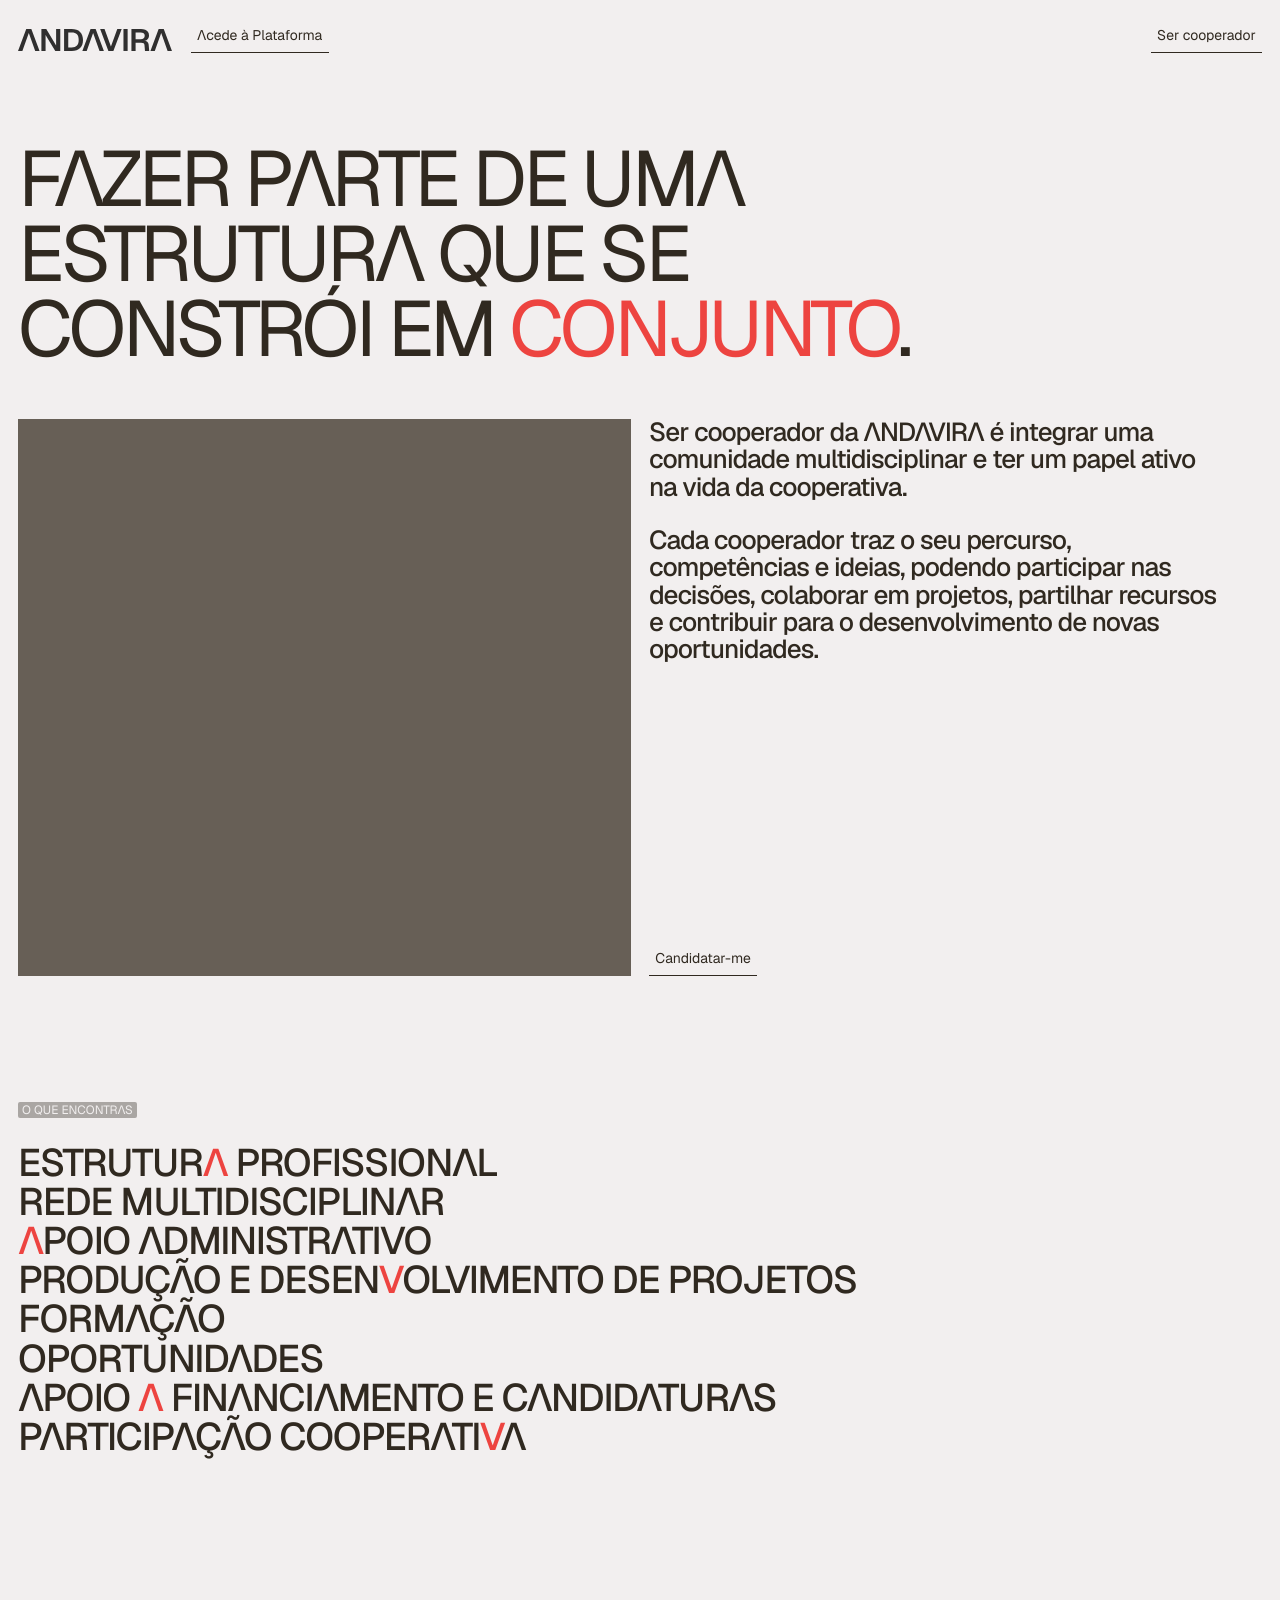
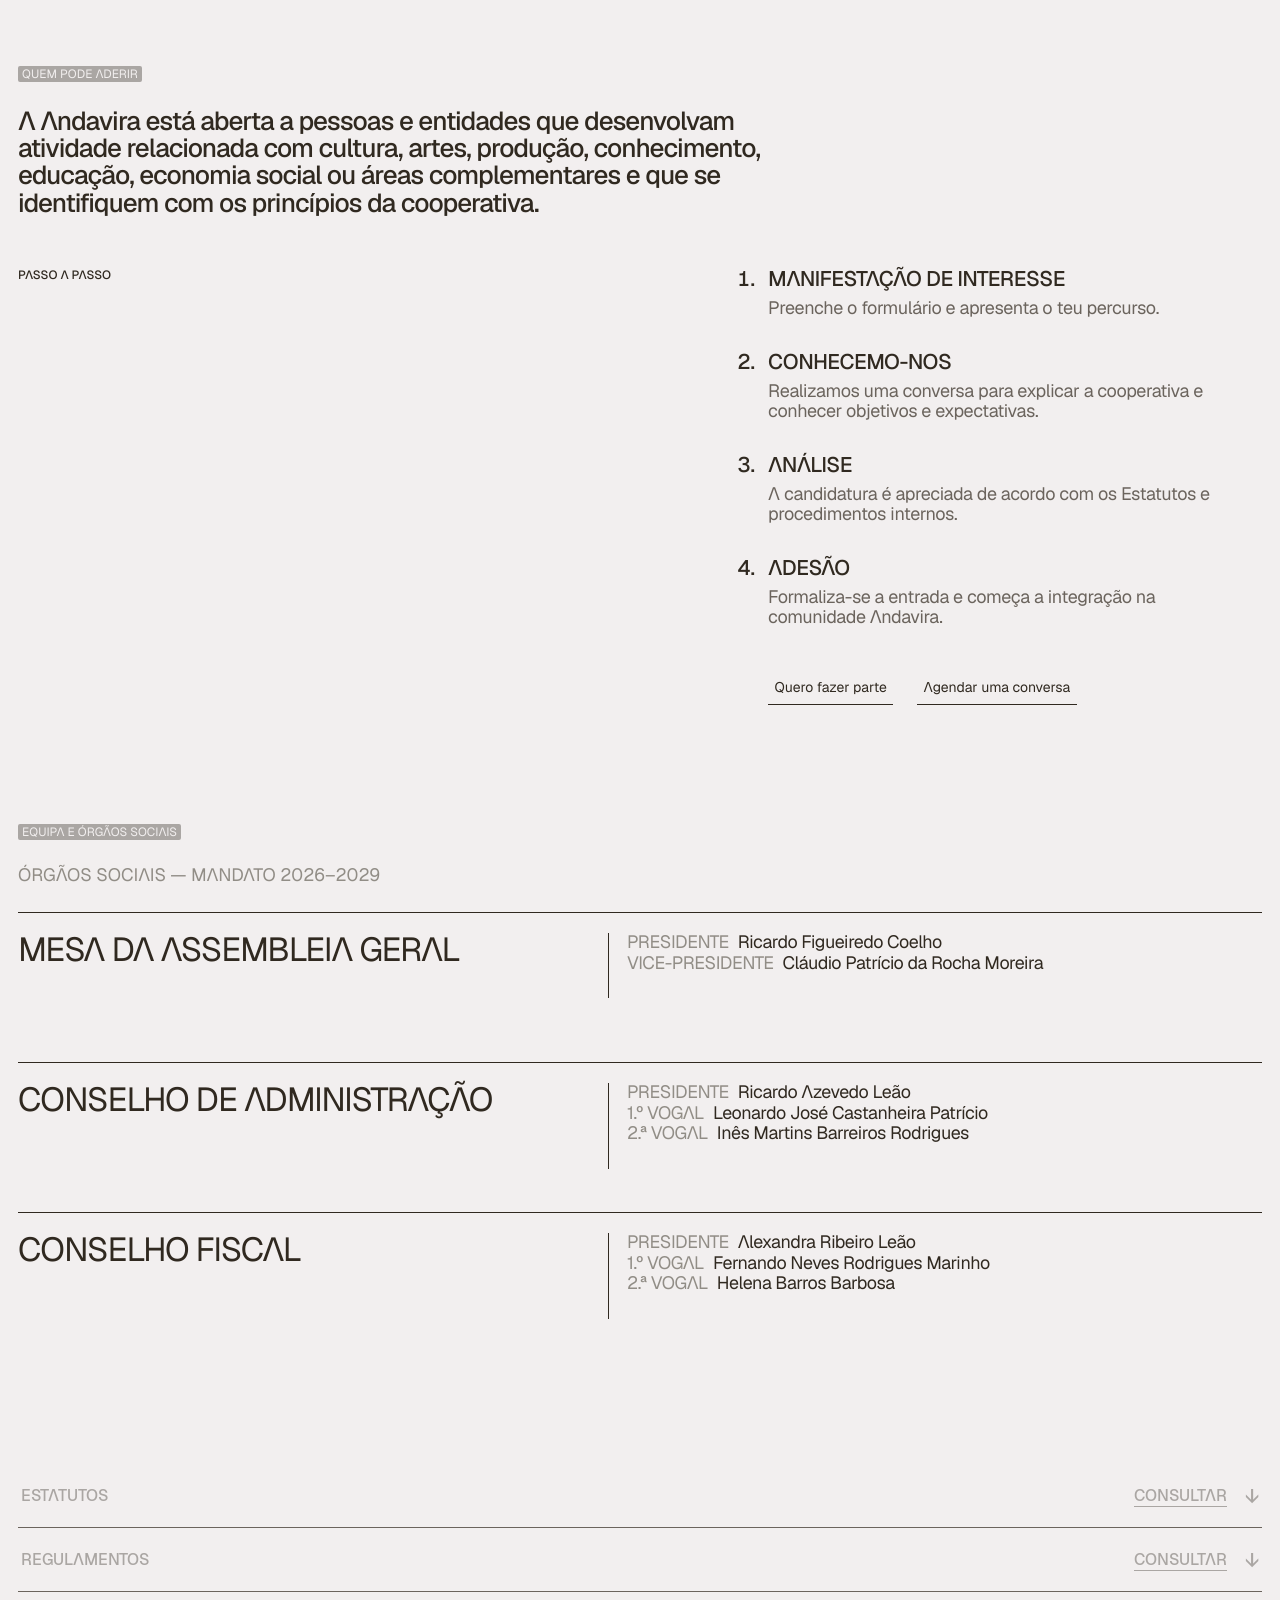
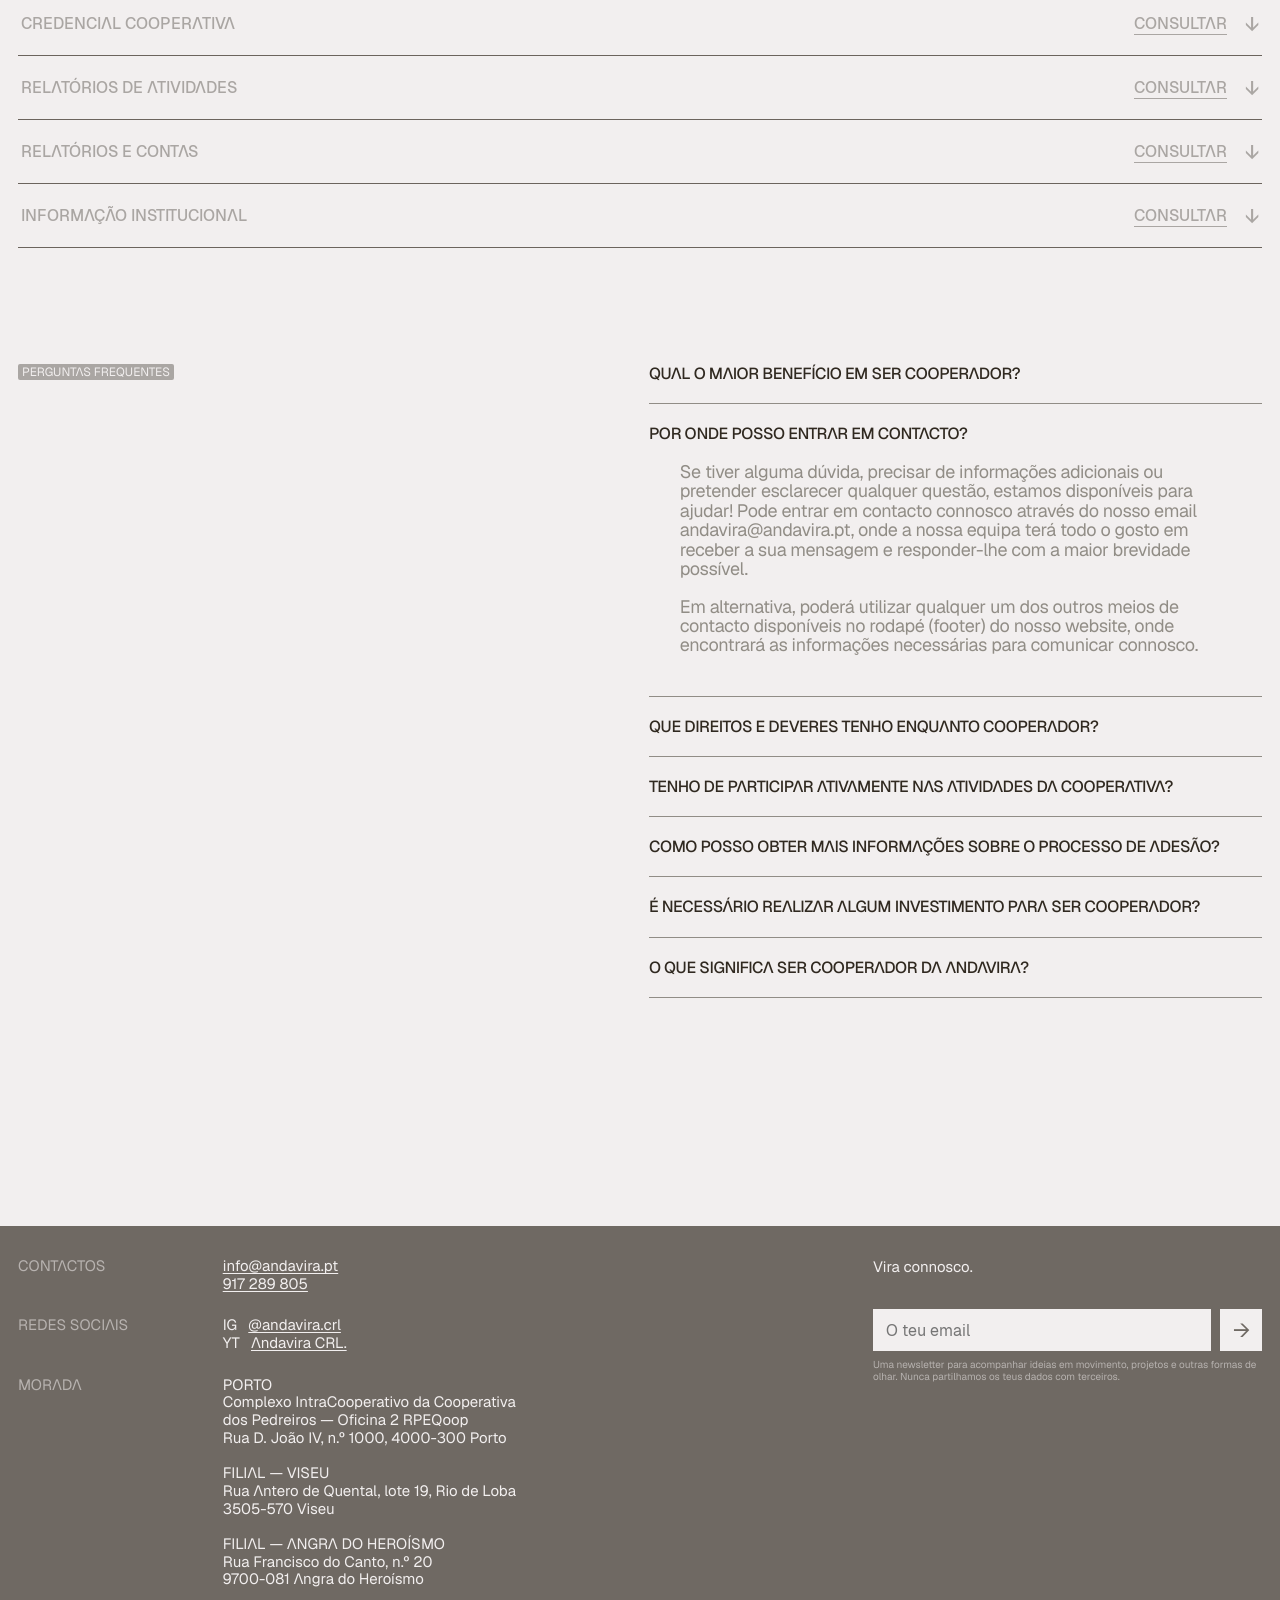
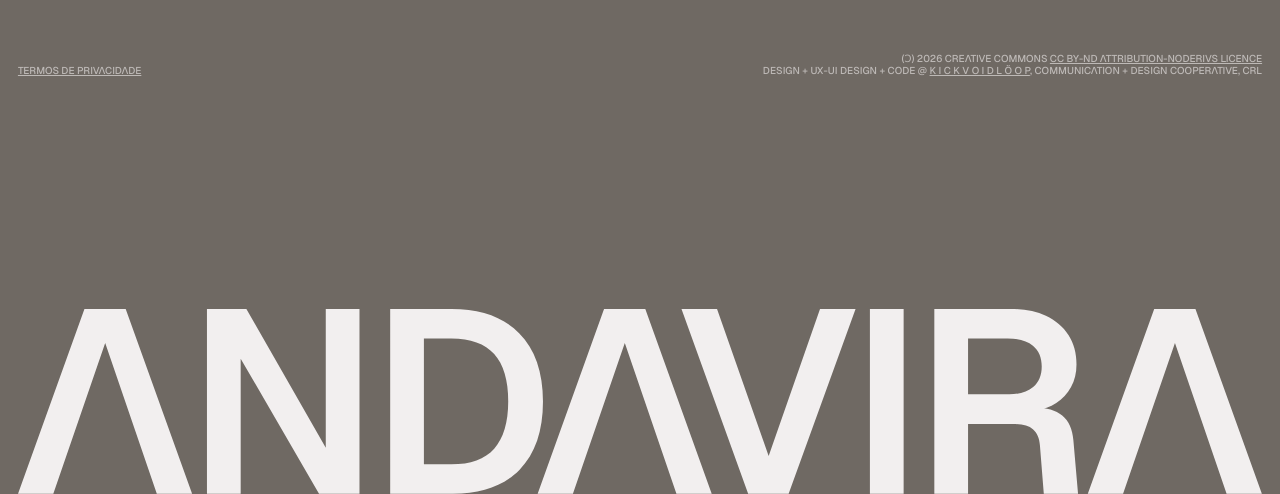
<file: ser-cooperador.html>
<!doctype html>
<html lang="pt-PT">
<head>
  <meta charset="utf-8">
  <meta name="viewport" content="width=device-width, initial-scale=1">
  <title>Ser cooperador — ANDAVIRA</title>
  <meta name="description" content="Fazer parte de uma estrutura que se constrói em conjunto. Conhece o que significa ser cooperador da ANDAVIRA.">
  <link rel="icon" href="assets/favicon.svg" type="image/svg+xml">
  <link rel="stylesheet" href="assets/fonts.css">
  <link rel="stylesheet" href="styles.css">
  <link rel="stylesheet" href="ser-cooperador.css">
</head>
<body class="cooperator-page">
  <header class="cooperator-header">
    <a class="cooperator-brand" href="index.html" aria-label="ANDAVIRA — Página inicial">
      <img src="assets/ANDAVIRA.svg" alt="ANDAVIRA">
    </a>
    <a class="cooperator-header-link cooperator-platform" href="https://andavira.pt/login" target="_blank" rel="noopener noreferrer">Acede à Plataforma</a>
    <a class="cooperator-header-link cooperator-current" href="ser-cooperador.html" aria-current="page">Ser cooperador</a>
  </header>

  <main class="cooperator-main">
    <section class="cooperator-intro" aria-labelledby="cooperator-title">
      <h1 id="cooperator-title">
        <span>Fazer parte de uma</span>
        <span>estrutura que se</span>
        <span>constrói em <em>conjunto</em>.</span>
      </h1>
      <div class="cooperator-layout">
        <video class="cooperator-video" autoplay muted loop playsinline preload="metadata" aria-label="Animação da identidade ANDAVIRA">
          <source src="assets/imgs/AV-TEST-quality.mp4" type="video/mp4">
        </video>
        <div class="cooperator-copy">
          <div>
            <p>Ser cooperador da ANDAVIRA é integrar uma comunidade multidisciplinar e ter um papel ativo na vida da cooperativa.</p>
            <p>Cada cooperador traz o seu percurso, competências e ideias, podendo participar nas decisões, colaborar em projetos, partilhar recursos e contribuir para o desenvolvimento de novas oportunidades.</p>
          </div>
          <a class="cooperator-apply" href="mailto:info@andavira.pt?subject=Candidatura%20a%20cooperador">Candidatar-me</a>
        </div>
      </div>
    </section>
    <section class="cooperator-benefits" aria-labelledby="benefits-title">
      <h2 id="benefits-title" class="cooperator-eyebrow">O que encontras</h2>
      <ul class="cooperator-benefits-list">
        <li>Estrutur<em>a</em> profissional</li>
        <li>Rede multidisciplinar</li>
        <li><em>A</em>poio administrativo</li>
        <li>Produção e desen<em>v</em>olvimento de projetos</li>
        <li>Formação</li>
        <li>Oportunidades</li>
        <li>Apoio <em>a</em> financiamento e candidaturas</li>
        <li>Participação cooperati<em>v</em>a</li>
      </ul>
    </section>
    <section class="cooperator-membership" aria-labelledby="membership-title">
      <h2 id="membership-title" class="cooperator-eyebrow">Quem pode aderir</h2>
      <p class="cooperator-membership-intro">A Andavira está aberta a pessoas e entidades que desenvolvam atividade relacionada com cultura, artes, produção, conhecimento, educação, economia social ou áreas complementares e que se identifiquem com os princípios da cooperativa.</p>
      <div class="cooperator-process">
        <h3 class="cooperator-process-label">Passo a passo</h3>
        <div class="cooperator-process-content">
          <ol class="cooperator-steps">
            <li>
              <h4>Manifestação de interesse</h4>
              <p>Preenche o formulário e apresenta o teu percurso.</p>
            </li>
            <li>
              <h4>Conhecemo-nos</h4>
              <p>Realizamos uma conversa para explicar a cooperativa e conhecer objetivos e expectativas.</p>
            </li>
            <li>
              <h4>Análise</h4>
              <p>A candidatura é apreciada de acordo com os Estatutos e procedimentos internos.</p>
            </li>
            <li>
              <h4>Adesão</h4>
              <p>Formaliza-se a entrada e começa a integração na comunidade Andavira.</p>
            </li>
          </ol>
          <div class="cooperator-process-actions">
            <a class="cooperator-apply" href="mailto:info@andavira.pt?subject=Quero%20fazer%20parte%20da%20Andavira">Quero fazer parte</a>
            <a class="cooperator-apply" href="mailto:info@andavira.pt?subject=Agendar%20uma%20conversa">Agendar uma conversa</a>
          </div>
        </div>
      </div>
    </section>
    <section class="cooperator-governance" aria-labelledby="governance-title">
      <h2 id="governance-title" class="cooperator-eyebrow">Equipa e órgãos sociais</h2>
      <p class="cooperator-mandate">Órgãos sociais — Mandato 2026–2029</p>
      <div class="cooperator-governance-list">
        <article class="cooperator-governance-row">
          <h3>Mesa da Assembleia Geral</h3>
          <dl>
            <div><dt>Presidente</dt> <dd>Ricardo Figueiredo Coelho</dd></div>
            <div><dt>Vice-presidente</dt> <dd>Cláudio Patrício da Rocha Moreira</dd></div>
          </dl>
        </article>
        <article class="cooperator-governance-row">
          <h3>Conselho de Administração</h3>
          <dl>
            <div><dt>Presidente</dt> <dd>Ricardo Azevedo Leão</dd></div>
            <div><dt>1.º Vogal</dt> <dd>Leonardo José Castanheira Patrício</dd></div>
            <div><dt>2.ª Vogal</dt> <dd>Inês Martins Barreiros Rodrigues</dd></div>
          </dl>
        </article>
        <article class="cooperator-governance-row">
          <h3>Conselho Fiscal</h3>
          <dl>
            <div><dt>Presidente</dt> <dd>Alexandra Ribeiro Leão</dd></div>
            <div><dt>1.º Vogal</dt> <dd>Fernando Neves Rodrigues Marinho</dd></div>
            <div><dt>2.ª Vogal</dt> <dd>Helena Barros Barbosa</dd></div>
          </dl>
        </article>
      </div>
    </section>
    <section class="cooperator-documents" aria-labelledby="documents-title">
      <h2 id="documents-title" class="visually-hidden">Documentos da cooperativa</h2>
      <ul class="cooperator-document-list">
        <li>
          <span>Estatutos</span>
          <button type="button" disabled aria-label="Consultar Estatutos — documento por disponibilizar"><span>Consultar</span><span class="document-arrow" aria-hidden="true">↓</span></button>
        </li>
        <li>
          <span>Regulamentos</span>
          <button type="button" disabled aria-label="Consultar Regulamentos — documento por disponibilizar"><span>Consultar</span><span class="document-arrow" aria-hidden="true">↓</span></button>
        </li>
        <li>
          <span>Credencial cooperativa</span>
          <button type="button" disabled aria-label="Consultar Credencial cooperativa — documento por disponibilizar"><span>Consultar</span><span class="document-arrow" aria-hidden="true">↓</span></button>
        </li>
        <li>
          <span>Relatórios de atividades</span>
          <button type="button" disabled aria-label="Consultar Relatórios de atividades — documento por disponibilizar"><span>Consultar</span><span class="document-arrow" aria-hidden="true">↓</span></button>
        </li>
        <li>
          <span>Relatórios e contas</span>
          <button type="button" disabled aria-label="Consultar Relatórios e contas — documento por disponibilizar"><span>Consultar</span><span class="document-arrow" aria-hidden="true">↓</span></button>
        </li>
        <li>
          <span>Informação institucional</span>
          <button type="button" disabled aria-label="Consultar Informação institucional — documento por disponibilizar"><span>Consultar</span><span class="document-arrow" aria-hidden="true">↓</span></button>
        </li>
      </ul>
    </section>
    <section class="cooperator-faq" aria-labelledby="faq-title">
      <h2 id="faq-title" class="cooperator-eyebrow">Perguntas frequentes</h2>
      <div class="cooperator-faq-list">
        <details name="cooperator-faq">
          <summary>Qual o maior benefício em ser cooperador?</summary>
          <div class="cooperator-faq-answer">
            <p>Integrar uma comunidade multidisciplinar e uma estrutura comum, onde podes desenvolver projetos, partilhar recursos e competências e encontrar novas possibilidades de colaboração.</p>
          </div>
        </details>
        <details name="cooperator-faq" open>
          <summary>Por onde posso entrar em contacto?</summary>
          <div class="cooperator-faq-answer">
            <p>Se tiver alguma dúvida, precisar de informações adicionais ou pretender esclarecer qualquer questão, estamos disponíveis para ajudar! Pode entrar em contacto connosco através do nosso email <a href="mailto:andavira@andavira.pt">andavira@andavira.pt</a>, onde a nossa equipa terá todo o gosto em receber a sua mensagem e responder-lhe com a maior brevidade possível.</p>
            <p>Em alternativa, poderá utilizar qualquer um dos outros meios de contacto disponíveis no <a href="index.html#contactos">rodapé (footer) do nosso website</a>, onde encontrará as informações necessárias para comunicar connosco.</p>
          </div>
        </details>
        <details name="cooperator-faq">
          <summary>Que direitos e deveres tenho enquanto cooperador?</summary>
          <div class="cooperator-faq-answer">
            <p>Os direitos e deveres dos cooperadores estão definidos nos Estatutos e regulamentos da cooperativa. Fala com a equipa para consultar estes documentos e esclarecer as condições de participação.</p>
          </div>
        </details>
        <details name="cooperator-faq">
          <summary>Tenho de participar ativamente nas atividades da cooperativa?</summary>
          <div class="cooperator-faq-answer">
            <p>A participação faz parte da vida cooperativa. Podes contribuir com o teu percurso, competências e ideias, colaborar em projetos, partilhar recursos e participar nas decisões. Na conversa inicial, podemos esclarecer as formas de participação e as expectativas de ambas as partes.</p>
          </div>
        </details>
        <details name="cooperator-faq">
          <summary>Como posso obter mais informações sobre o processo de adesão?</summary>
          <div class="cooperator-faq-answer">
            <p>Entra em <a href="mailto:info@andavira.pt?subject=Informa%C3%A7%C3%B5es%20sobre%20ades%C3%A3o">contacto com a equipa</a> ou agenda uma conversa. Podemos apresentar-te a cooperativa, conhecer o teu percurso e esclarecer cada etapa do processo.</p>
          </div>
        </details>
        <details name="cooperator-faq">
          <summary>É necessário realizar algum investimento para ser cooperador?</summary>
          <div class="cooperator-faq-answer">
            <p>Contacta a equipa para conhecer as condições de adesão e os valores aplicáveis antes de formalizares a tua candidatura.</p>
          </div>
        </details>
        <details name="cooperator-faq">
          <summary>O que significa ser cooperador da Andavira?</summary>
          <div class="cooperator-faq-answer">
            <p>É fazer parte de uma estrutura que se constrói em conjunto: integrar uma comunidade multidisciplinar, ter um papel ativo na vida da cooperativa e contribuir para o desenvolvimento de novas oportunidades.</p>
          </div>
        </details>
      </div>
    </section>
  </main>
    <footer class="site-footer">
      <div class="footer-content">
        <div class="footer-information">
          <div class="footer-info-row"><span class="footer-label">Contactos</span><div><a href="mailto:info@andavira.pt">info@andavira.pt</a><br><a href="tel:+351917289805">917 289 805</a></div></div>
          <div class="footer-info-row"><span class="footer-label">Redes sociais</span><div>IG&nbsp;&nbsp; <a href="#">@andavira.crl</a><br>YT&nbsp;&nbsp; <a href="#">Andavira CRL.</a></div></div>
          <div class="footer-info-row"><span class="footer-label">Morada</span><address>PORTO<br>Complexo IntraCooperativo da Cooperativa<br>dos Pedreiros — Oficina 2 RPEQoop<br>Rua D. João IV, n.º 1000, 4000-300 Porto<br><br>FILIAL — VISEU<br>Rua Antero de Quental, lote 19, Rio de Loba<br>3505-570 Viseu<br><br>FILIAL — ANGRA DO HEROÍSMO<br>Rua Francisco do Canto, n.º 20<br>9700-081 Angra do Heroísmo</address></div>
        </div>
        <form class="newsletter-form">
          <p>Vira connosco.</p>
          <div class="newsletter-field">
            <label class="visually-hidden" for="newsletter-email">O teu email</label>
            <input id="newsletter-email" name="email" type="email" placeholder="O teu email" autocomplete="email" required>
            <button type="submit" aria-label="Subscrever newsletter">→</button>
          </div>
          <small>Uma newsletter para acompanhar ideias em movimento, projetos e outras formas de olhar. Nunca partilhamos os teus dados com terceiros.</small>
        </form>
      </div>
      <div class="footer-legal">
        <a href="#">Termos de privacidade</a>
        <p>(ↄ) 2026 Creative Commons <a href="https://creativecommons.org/licenses/by-nd/4.0/legalcode">CC BY-ND Attribution-NoDerivs Licence</a><br>Design + UX-UI Design + Code @ <a href="https://www.kickvoidloop.com/">K I C K V O I D L Ö O P</a>, Communication + Design Cooperative, CRL</p>
      </div>
      <img class="footer-word footer-word-bottom" src="assets/ANDAVIRA.svg" alt="" aria-hidden="true">
    </footer>
  <script>
    if (window.matchMedia('(prefers-reduced-motion: reduce)').matches) {
      const video = document.querySelector('.cooperator-video');
      video.autoplay = false;
      video.pause();
      video.controls = true;
    }
  </script>
</body>
</html>
</file>
<file: assets/fonts.css>
@font-face {
  font-family: "Andavira Geist";
  src: url("Andavira-Geist-Regular-2.0.woff2") format("woff2");
  font-style: normal;
  font-weight: 400;
  font-display: swap;
}

@font-face {
  font-family: "Andavira Geist";
  src: url("Andavira-Geist-Medium-2.0.woff2") format("woff2");
  font-style: normal;
  font-weight: 500;
  font-display: swap;
}

html {
  font-family: "Andavira Geist", Arial, sans-serif;
  font-weight: 400;
  font-synthesis: none;
}

h1, h2, h3, h4, h5, h6, strong, b { font-weight: 500; }
button, input, textarea, select { font-family: inherit; font-weight: inherit; }
</file>
<file: styles.css>
:root {
  --intro-font-size: clamp(26px, 1.65vw, 30px);
  font-family: "Andavira Geist", Arial, sans-serif;
  color: #fff;
  background: #f2efef;
  font-synthesis: none;
  text-rendering: geometricPrecision;
}

* { box-sizing: border-box; }
[hidden] { display: none !important; }
html { scroll-behavior: smooth; scroll-padding-top: 5rem; overflow-x: clip; overscroll-behavior-x: none; }
html, body { margin: 0; min-width: 320px; background: #f2efef; }
body { width: 100%; overflow-x: clip; }
main { width: 100%; min-width: 0; background: #f2efef; }
img { display: block; max-width: 100%; }

.logo-wrap,
.top-nav,
.candidate,
.platform-access { transition: color .35s ease; }
.header-on-light .logo-wrap,
.header-on-light .top-nav,
.header-on-light .candidate,
.header-on-light .platform-access { color: #302920; }
.hero { position: relative; height: 100svh; background: #f2efef; }
.hero-stage { position: relative; height: 100svh; overflow: hidden; background: #f2efef; }
.hero-media { position: absolute; inset: 0; will-change: transform; transform-origin: 50% 50%; }
.hero-media img { width: 100%; height: 100%; object-fit: cover; object-position: center; }

.logo-wrap {
  position: fixed;
  z-index: 101;
  top: 2.2vw;
  left: 2.7vw;
  width: 93vw;
  aspect-ratio: 1456 / 216;
  perspective: 1800px;
  perspective-origin: 50% 45%;
  pointer-events: none;
  opacity: 1;
  transform: none;
  transform-origin: 0 0;
  will-change: transform, opacity;
}

.logo-letters {
  position: absolute;
  inset: 0;
  transform-style: preserve-3d;
  margin: 0;
}

.logo-letter {
  position: absolute;
  top: 0;
  left: calc(var(--x) / 1456 * 100%);
  width: calc(var(--w) / 1456 * 100%);
  height: 100%;
  transform-style: preserve-3d;
  transform-origin: 50% 50%;
  will-change: transform;
}

.logo-face {
  position: absolute;
  inset: 0;
  width: 100%;
  height: 100%;
  overflow: visible;
  backface-visibility: visible;
  -webkit-backface-visibility: visible;
  will-change: opacity, transform;
}

.logo-face path { fill: currentColor; }

.logo-front {
  display: none;
}

.logo-inverted {
  z-index: 1;
  opacity: 1;
  transform: translateZ(-.6px) scaleY(-1);
  transform-origin: 50% 50%;
}

.top-nav {
  position: fixed;
  z-index: 102;
  top: 35%;
  right: calc(2vw + 108px + clamp(1rem, 1.4vw, 2.2rem));
  display: flex;
  align-items: flex-start;
  gap: clamp(1rem, 1.4vw, 2.2rem);
  font-size: 15px;
  line-height: 1;
  letter-spacing: .02em;
  transform: translateY(0);
}

.top-nav a {
  color: currentColor;
  text-decoration: none;
  opacity: .9;
}

.candidate {
  position: fixed;
  z-index: 102;
  right: 2vw;
  top: 35%;
  width: 108px;
  font-size: clamp(11px, .95vw, 15px);
  line-height: 1;
  text-align: center;
  color: inherit;
  text-decoration: none;
}
.platform-access {
  position: fixed;
  z-index: 102;
  left: 50%;
  transform: translateX(-50%);
  top: 35%;
  width: max-content;
  font-size: clamp(11px, .95vw, 15px);
  line-height: 1;
  text-align: center;
  color: inherit;
  text-decoration: none;
  transform-origin: top center;
}
.candidate::after,
.platform-access::after {
  content: "";
  display: block;
  width: 100%;
  height: 1px;
  margin-top: 10px;
  background: currentColor;
  transition: transform .35s cubic-bezier(.22,.72,.2,1);
}
.candidate:hover::after,
.platform-access:hover::after,
.platform-access:focus-visible::after { transform: translateY(4px); }

.hero-tagline {
  position: absolute;
  z-index: 6;
  left: 2vw;
  top: 35%;
  transform: none;
  width: 23vw;
  text-align: left;
  font-family: "Andavira Geist", Arial, sans-serif;
  font-size: clamp(.875rem, 1.35vw, 1.375rem);
  line-height: 1.05;
  letter-spacing: 0.04em;
  font-weight: 500;
  text-transform: uppercase;
  color: #fff;
  opacity: 1;
  filter: none;
  will-change: transform, opacity, filter;
}

.scroll-cue {
  position: absolute;
  z-index: 7;
  left: 50%;
  bottom: clamp(5.5rem, 7vw, 8rem);
  display: flex;
  flex-direction: column;
  align-items: center;
  gap: 7px;
  transform: translateX(-50%);
  color: #fff;
  will-change: opacity;
}

.scroll-cue span {
  width: 1px;
  height: 28px;
  background: currentColor;
  transform-origin: top;
  animation: scroll-cue 1.8s ease-in-out infinite;
}

.scroll-cue small {
  font-size: 8px;
  line-height: 1;
  letter-spacing: .12em;
  text-transform: uppercase;
}

@keyframes scroll-cue {
  0%, 100% { transform: scaleY(.35); opacity: .45; }
  50% { transform: scaleY(1); opacity: 1; }
}

.top-nav,
.hero-tagline,
.candidate {
  transform-origin: top center;
}

.footer { position: absolute; z-index: 6; left: 1.8vw; right: 1.8vw; bottom: 2.2vw; display: grid; grid-template-columns: .95fr 2.25fr 1fr; gap: 2vw; align-items: end; font-size: clamp(10px, .9vw, 14px); line-height: 1.02; }
.footer > :last-child { text-align: right; }
.next-section {
  position: relative;
  z-index: 20;
  min-height: 100svh;
  padding: 2.1vw 1.4vw 2vw;
  background: #f2efef;
  color: #302920;
  overflow: hidden;
}

.showcase-shell {
  position: relative;
  display: flex;
  align-items: flex-start;
  justify-content: center;
  padding-bottom: clamp(1.5rem, 3vw, 3.5rem);
}

.feature-copy {
  position: relative;
  z-index: 2;
  width: 100%;
  margin: 17vh 0 0;
  font-size: clamp(2.75rem, 4.35vw, 7.6rem);
  line-height: 0.92;
  letter-spacing: -0.055em;
  font-weight: 400;
  text-transform: uppercase;
  color: #302920;
  font-family: "Andavira Geist", Arial, sans-serif;
  perspective: 1000px;
}

.feature-copy span {
  display: block;
  transform-origin: 50% 0%;
  will-change: transform, opacity;
}

.feature-copy em { color: #ed4440; font-style: normal; }

.visual-layer {
  position: absolute;
  inset: 0;
  z-index: 3;
  pointer-events: none;
}

.visual-card {
  position: absolute;
  margin: 0;
  overflow: hidden;
  background: #ccc;
  box-shadow: 0 22px 50px rgba(48, 41, 32, 0.14);
  opacity: 0;
  transform: perspective(1200px) rotateY(-92deg) scale(.94);
  transform-origin: center center;
  will-change: transform, opacity;
  pointer-events: none;
}

.visual-card img { width: 100%; height: 100%; object-fit: cover; }
.card-one { width: 11.7vw; height: 15vw; left: 50%; top: 0; }
.card-two { width: 9vw; height: 6vw; right: 14.3%; top: 20%; }
.card-three { width: 8.5vw; height: 11vw; left: 24%; top: 53%; }
.card-four { width: 6vw; height: 8vw; right: 27%; top: 69%; }

.stats-row {
  position: relative;
  z-index: 4;
  margin-top: 0;
  padding-top: 2rem;
  border-top: 2px solid rgba(17, 17, 17, 0.7);
  display: grid;
  grid-template-columns: repeat(4, minmax(160px, 1fr));
  gap: 2rem;
  align-items: end;
}

.stat-item {
  display: flex;
  flex-direction: column;
  gap: 0.5rem;
  min-height: 140px;
}

.value {
  font-size: clamp(3rem, 5vw, 8rem);
  line-height: 0.9;
  letter-spacing: -0.08em;
  font-family: "Andavira Geist", Arial, sans-serif;
  font-weight: 500;
}

.label {
  font-size: clamp(1rem, 1.4vw, 1.5rem);
  color: rgba(17,17,17,0.72);
  letter-spacing: -0.04em;
}

.community-intro {
  position: relative;
  z-index: 20;
  padding: clamp(3rem, 6vw, 7rem) 1.4vw;
  background: #f2efef;
  color: #302920;
  font-size: var(--intro-font-size);
  font-weight: 500;
  line-height: 1.05;
  letter-spacing: -.035em;
}

.community-intro p { max-width: 54%; margin: 0; }
.community-intro p:first-child { color: #302920; }
.community-intro p + p { margin-top: 0; color: #aaa6a3; }

@media (max-width: 800px) {
  .community-intro { padding: 3rem 1.2rem; }
  .community-intro p { max-width: 100%; }
}

.ecosystem-section {
  position: relative;
  z-index: 20;
  min-height: 180svh;
  padding: 0 1.4vw 14svh;
  background: #f2efef;
  color: #302920;
}

.ecosystem-preview {
  position: sticky;
  top: 10svh;
  display: flex;
  flex-direction: column;
  align-items: center;
  height: 86svh;
}

.ecosystem-frame {
  display: block;
  width: 100%;
  flex: 1;
  min-height: 0;
  border: 0;
}

.ecosystem-cta {
  position: relative;
  flex-shrink: 0;
  margin: 1.5rem 0 2rem;
  padding: 0 .5rem .5rem;
  color: inherit;
  font-size: 15px;
  text-decoration: none;
}

@media (max-width: 800px) {
  .ecosystem-section { min-height: 160svh; padding: 0 1.2rem 10svh; }
  .ecosystem-preview { top: 10svh; height: 86svh; }
}

@media (prefers-reduced-motion: reduce) {
  .ecosystem-section { min-height: auto; }
  .ecosystem-preview { position: relative; top: auto; }
}

.services-section {
  position: relative;
  z-index: 20;
  padding: clamp(4.5rem, 7vw, 8rem) 1.4vw clamp(3.5rem, 5vw, 6rem);
  background: #f2efef;
  color: #302920;
}

.services-intro { max-width: min(58vw, 1060px); }

.services-eyebrow {
  display: inline-block;
  margin-bottom: clamp(1.5rem, 2.3vw, 3rem);
  padding: .18em .35em;
  border-radius: 2px;
  background: #aaa6a3;
  color: #f2efef;
  font-size: 12px;
  line-height: 1;
  text-transform: uppercase;
}

.services-intro h2 {
  margin: 0;
  font-size: var(--intro-font-size);
  line-height: 1.05;
  letter-spacing: -.035em;
  font-weight: 400;
  color: #6b645d;
}

.services-intro h2 strong {
  display: block;
  color: #302920;
  font-weight: 500;
}

.services-grid {
  display: grid;
  grid-template-columns: repeat(3, minmax(0, 1fr));
  gap: 1.25vw;
  margin-top: clamp(2.25rem, 3.5vw, 4rem);
}

.service-media {
  position: relative;
  width: 100%;
  aspect-ratio: 1.12 / 1;
  overflow: hidden;
  border-radius: 10px;
  background: #d4d0cd;
}

.service-media > img {
  width: 100%;
  height: 100%;
  object-fit: cover;
}

.service-card h3 {
  margin: 1rem .3rem .25rem;
  font-size: clamp(1.2rem, 1.45vw, 2rem);
  line-height: 1;
  letter-spacing: -.045em;
  font-weight: 500;
}

.service-card p {
  max-width: 95%;
  margin: 0 .3rem;
  color: #9b9692;
  font-size: clamp(.9rem, 1.05vw, 1.35rem);
  line-height: 1.18;
  letter-spacing: -.02em;
}

.service-slide {
  position: absolute;
  inset: 0;
  opacity: 0;
  transform: translateX(100%);
  transition: opacity .6s ease, transform .85s cubic-bezier(.22,.72,.2,1);
  will-change: opacity, transform;
}

.service-slide.is-active { opacity: 1; transform: translateX(0); }
.service-slide.is-leaving { opacity: 0; transform: translateX(-100%); }

.slider-dots {
  position: absolute;
  z-index: 2;
  left: 50%;
  bottom: 1.15rem;
  display: flex;
  gap: .55rem;
  transform: translateX(-50%);
}

.slider-dots span {
  width: 9px;
  height: 9px;
  border-radius: 50%;
  background: rgba(255,255,255,.45);
  transition: background-color .35s ease, transform .35s ease;
}

.slider-dots span.is-active {
  background: #fff;
  transform: scale(1.08);
}

.stat-item,
.community-intro p,
.ecosystem-cta,
.capabilities-eyebrow,
.capabilities-intro,
.capabilities-list,
.belief-bottom p,
.belief-bottom a,
.services-eyebrow,
.services-intro h2,
.service-card,
.project-topline,
.project-category,
.project-link,
.project-description {
  transform-origin: 50% 0%;
  will-change: transform, opacity;
}

.projects-stack {
  position: relative;
  z-index: 30;
  height: 420svh;
  background: #090909;
}

.project-panel {
  position: sticky;
  top: 0;
  width: 100%;
  height: 100svh;
  overflow: hidden;
  color: #f7f5f2;
  background: #111;
}

.project-one { z-index: 1; margin-bottom: 35svh; }
.project-two { z-index: 2; margin-bottom: 35svh; }
.project-three { z-index: 3; }
.project-video-bus { object-position: center 70%; }

.project-video,
.project-shade {
  position: absolute;
  inset: 0;
  width: 100%;
  height: 100%;
}

.project-video {
  object-fit: cover;
  filter: saturate(.72) contrast(1.05);
}

.project-video-alt {
  transform: scale(1.06);
  filter: saturate(.4) contrast(1.12) hue-rotate(18deg);
}

.project-shade {
  background: rgba(12, 11, 11, .62);
}

.project-shade-alt {
  background: linear-gradient(135deg, rgba(8,15,22,.74), rgba(28,9,8,.66));
}

.project-topline {
  position: absolute;
  z-index: 2;
  top: 2vw;
  left: 50%;
  transform: translateX(-50%);
  font-size: 15px;
  line-height: 1;
  text-transform: uppercase;
}

.project-category {
  position: absolute;
  z-index: 2;
  top: clamp(6rem, 11vh, 9rem);
  right: 2vw;
  font-size: 15px;
  line-height: 1;
  text-transform: uppercase;
}

.project-tag {
  padding: .18em .35em;
  border-radius: 2px;
  background: rgba(128,124,121,.72);
  font-size: 12px;
}

.project-link {
  position: absolute;
  z-index: 2;
  right: 2vw;
  top: 41%;
  padding: 0 .5rem .5rem;
  color: inherit;
  font-size: 15px;
  text-decoration: none;
}

.project-link::after,
.contact-actions button::after,
.ecosystem-cta::after,
.belief-bottom a::after {
  content: "";
  position: absolute;
  left: 0;
  right: 0;
  bottom: 0;
  height: 1px;
  background: currentColor;
  transition: transform .35s cubic-bezier(.22,.72,.2,1);
}

.project-link:hover::after,
.contact-actions button:hover::after,
.contact-actions button:focus-visible::after,
.ecosystem-cta:hover::after,
.ecosystem-cta:focus-visible::after,
.belief-bottom a:hover::after,
.belief-bottom a:focus-visible::after { transform: translateY(4px); }

.project-description {
  position: absolute;
  z-index: 2;
  right: 2vw;
  bottom: 2.5vw;
  width: min(42vw, 800px);
}

.project-description h2 {
  margin: 0 0 1.1rem;
  padding-bottom: 1.1rem;
  border-bottom: 1px solid currentColor;
  font-size: clamp(32px, 2.2vw, 37px);
  line-height: .95;
  letter-spacing: -.045em;
  font-weight: 500;
}

.project-description p {
  margin: 0;
  font-size: clamp(17px, 1.2vw, 20px);
  line-height: 1.02;
  letter-spacing: -.025em;
}

.belief-section {
  position: relative;
  z-index: 31;
  min-height: 100svh;
  display: flex;
  flex-direction: column;
  justify-content: flex-end;
  align-items: flex-start;
  gap: clamp(2rem, 3.5vw, 4rem);
  padding: 3vw 2.1vw 2.4vw;
  overflow: hidden;
  background: #ed4440;
  color: #241e17;
}

.belief-copy {
  width: 100%;
  margin: 0;
  font-size: clamp(3.8rem, 7.5vw, 9.6rem);
  line-height: 1;
  letter-spacing: 0;
  font-weight: 400;
  text-transform: uppercase;
  perspective: 1000px;
  transform-origin: 50% 100%;
  will-change: transform, opacity;
}

.belief-bottom { display: flex; width: 100%; align-items: flex-start; justify-content: space-between; gap: 2rem; }
.belief-bottom p { max-width: 64%; margin: 0; font-size: var(--intro-font-size); line-height: 1.05; letter-spacing: -.035em; }
.belief-bottom a { position: relative; flex-shrink: 0; margin-top: .25rem; padding: 0 .5rem .5rem; color: inherit; font-size: clamp(.9rem, 1vw, 1.25rem); text-decoration: none; }

@media (max-width: 800px) {
  .belief-bottom { flex-direction: column; gap: 1.5rem; }
  .belief-bottom p { max-width: 100%; }
  .belief-copy[data-line-breaks] { font-size: 7.5vw; line-height: 1; }
}

.belief-word {
  display: inline-block;
  white-space: nowrap;
}

.belief-letter {
  display: inline-block;
  transform-origin: 50% 50%;
  transform-style: preserve-3d;
  will-change: transform;
  cursor: default;
}

.capabilities-section {
  position: relative;
  z-index: 32;
  min-height: 100svh;
  padding: clamp(8.5rem, 19vh, 20rem) 2.1vw clamp(4rem, 8vh, 8rem);
  background: #f2efef;
  color: #302920;
}

.capabilities-eyebrow {
  display: inline-block;
  margin-bottom: clamp(1.25rem, 2vw, 2.5rem);
  padding: .18em .35em;
  border-radius: 2px;
  background: #aaa6a3;
  color: #f2efef;
  font-size: 12px;
  line-height: 1;
  text-transform: uppercase;
}

.capabilities-intro {
  max-width: 60%;
  margin: 0 0 clamp(2rem, 3.5vw, 4.5rem);
  font-size: var(--intro-font-size);
  line-height: 1.05;
  letter-spacing: -.035em;
  font-weight: 500;
}

@media (max-width: 800px) {
  .capabilities-intro { max-width: 100%; }
}

.capabilities-list {
  max-width: 98%;
  margin: 0;
  font-size: clamp(3rem, 4.15vw, 7.25rem);
  line-height: .96;
  letter-spacing: -.045em;
  font-weight: 400;
  text-transform: uppercase;
}

.capabilities-list span { display: inline; }

.capabilities-list i {
  display: inline-block;
  margin: 0 .12em;
  color: #ed4440;
  font-style: normal;
  font-weight: 500;
}

.agenda-section {
  position: relative;
  z-index: 33;
  min-height: 100svh;
  padding: clamp(8rem, 15vh, 15rem) 1.4vw clamp(4rem, 8vh, 8rem);
  background: #f2efef;
  color: #302920;
}

.agenda-eyebrow {
  display: inline-block;
  margin: 0 0 clamp(1.5rem, 2.4vw, 3rem);
  padding: .18em .35em;
  border-radius: 2px;
  background: #aaa6a3;
  color: #f2efef;
  font-size: 12px;
  line-height: 1;
  font-weight: 400;
  text-transform: uppercase;
}

.agenda-list {
  border-top: 1px solid #302920;
  perspective: 1400px;
}

.agenda-event {
  display: grid;
  grid-template-columns: clamp(130px, 9vw, 185px) clamp(210px, 18vw, 360px) minmax(330px, 1fr) minmax(310px, 25vw) auto;
  gap: 1.25vw;
  min-height: clamp(142px, 14vh, 190px);
  padding: .75rem 0;
  border-bottom: 1px solid #302920;
  transform-origin: 50% 50%;
  transform-style: preserve-3d;
  transition: transform .4s cubic-bezier(.22,.72,.2,1);
}

.agenda-image {
  width: 100%;
  height: auto;
  aspect-ratio: 1 / 1;
  object-fit: cover;
}

.agenda-date {
  display: flex;
  flex-direction: column;
  gap: .3rem;
}

.agenda-date time {
  font-size: clamp(2.8rem, 3.3vw, 5.5rem);
  line-height: .9;
  letter-spacing: -.06em;
  transition: color .3s ease;
}

.agenda-date span,
.agenda-details {
  color: #aaa6a3;
  font-size: clamp(1rem, 1.2vw, 1.55rem);
  line-height: 1.02;
}

.agenda-main {
  padding-left: 1.4vw;
  border-left: 1px solid #302920;
}

.agenda-main h3 {
  margin: 0 0 .55rem;
  font-size: clamp(2.8rem, 3.25vw, 5.5rem);
  line-height: .88;
  letter-spacing: -.045em;
  font-weight: 400;
  text-transform: uppercase;
  transition: color .3s ease;
}

.agenda-event:hover .agenda-date time,
.agenda-event:hover .agenda-main h3 {
  color: #e94545;
}

.agenda-event:hover {
  transform: rotateX(2.5deg) translateZ(-8px) !important;
}

.agenda-tags { display: flex; gap: .35rem; }
.agenda-tags span {
  padding: .12em .25em;
  border: 1px solid #aaa6a3;
  border-radius: 2px;
  color: #aaa6a3;
  font-size: clamp(.7rem, .78vw, 1rem);
  line-height: 1;
  text-transform: uppercase;
}

.agenda-details { display: flex; flex-direction: column; justify-content: space-between; }
.agenda-details p { margin: 0; }

.agenda-link {
  align-self: start;
  color: #aaa6a3;
  font-size: clamp(1rem, 1.15vw, 1.5rem);
  line-height: 1;
  text-transform: uppercase;
  text-underline-offset: .15em;
  white-space: nowrap;
}

.site-footer { position: relative; z-index: 200; isolation: isolate; min-height: calc(100svh - 2rem); margin-top: clamp(6rem, 12vh, 10rem); overflow: hidden; padding: 2.5vw 1.4vw calc(14.4vw + 2rem); background: #6f6963; color: #f2efef; }
.footer-word { position: absolute; left: 1.4vw; width: 97.2vw; max-width: none; height: auto; pointer-events: none; }
.footer-word-bottom { bottom: 0; }
.footer-content { position: relative; z-index: 1; display: grid; grid-template-columns: 2fr 1fr; gap: 6vw; }
.footer-information { display: flex; flex-direction: column; gap: 1.5rem; width: 100%; max-width: 900px; }
.footer-info-row { display: grid; grid-template-columns: minmax(150px, 16vw) 1fr; font-size: 15px; line-height: 1.18; }
.footer-label { color: rgba(242,239,239,.55); text-transform: uppercase; }
.footer-info-row a, .footer-legal a { color: inherit; text-underline-offset: .12em; }
.footer-info-row address { font-style: normal; }
.contact-section { position: relative; z-index: 33; display: grid; grid-template-columns: 40% 1fr; gap: 2vw; padding: clamp(4rem, 6vw, 7rem) 1.4vw 0; background: #f2efef; color: #302920; }
.contact-eyebrow { display: inline-block; margin-bottom: 1.5rem; padding: .18em .35em; border-radius: 2px; background: #aaa6a3; color: #f2efef; font-size: 12px; line-height: 1; text-transform: uppercase; }
.contact-intro h2 { max-width: 80%; margin: 0; font-size: var(--intro-font-size); font-weight: 500; line-height: 1.05; letter-spacing: -.035em; }
.contact-form { padding-top: 2.5rem; }
.contact-field { display: block; }
.contact-field input, .contact-field textarea { display: block; width: 100%; padding: .75rem .4rem; border: 0; border-bottom: 1px solid #aaa6a3; border-radius: 0; background: transparent; color: #302920; font: inherit; font-size: clamp(1rem, 1.25vw, 1.5rem); }
.contact-field input::placeholder, .contact-field textarea::placeholder { color: #aaa6a3; opacity: 1; }
.contact-field textarea { min-height: clamp(240px, 20vw, 400px); resize: vertical; }
.contact-field input:focus-visible, .contact-field textarea:focus-visible { outline: 2px solid #302920; outline-offset: 3px; }
.contact-actions { display: flex; align-items: baseline; justify-content: flex-end; gap: 1rem; margin-top: 1.5rem; }
.contact-actions p { margin: 0; color: #6b645d; font-size: .8rem; }
.contact-actions button { position: relative; padding: 0 .5rem .5rem; border: 0; background: transparent; color: inherit; font: inherit; font-size: 15px; cursor: pointer; }
.visually-hidden { position: absolute; width: 1px; height: 1px; overflow: hidden; clip-path: inset(50%); white-space: nowrap; }
@media (max-width: 800px) {
  .contact-section { grid-template-columns: 1fr; gap: 2rem; padding: 4rem 1.2rem 0; }
  .contact-intro h2 { max-width: 100%; }
  .contact-form { padding-top: 0; }
  .contact-actions { flex-wrap: wrap; }
}

.newsletter-form { max-width: 620px; }
.newsletter-form > p { margin: 0 0 2rem; font-size: 15px; }
.newsletter-field { display: grid; grid-template-columns: minmax(0, 1fr) 42px; column-gap: .6rem; }
.newsletter-field input { grid-column: 1; width: 100%; min-width: 0; height: 42px; padding: 0 .8rem; border: 0; border-radius: 0; background: #f2efef; color: #6f6963; font: inherit; }
.newsletter-field button { grid-column: 2; grid-row: 1; width: 42px; height: 42px; border: 0; background: #f2efef; color: #6f6963; font-family: "Andavira Geist", Arial, sans-serif; font-size: 1.35rem; cursor: pointer; transition: background-color .25s ease, color .25s ease; }
.newsletter-field button:hover { background: #e94545; color: #f2efef; }
.newsletter-form small { display: block; max-width: 590px; margin-top: .5rem; color: rgba(242,239,239,.55); font-size: 10px; line-height: 1.15; }
.footer-legal { position: relative; z-index: 1; margin-top: 4rem; display: flex; justify-content: space-between; align-items: end; color: rgba(242,239,239,.6); font-size: 10px; line-height: 1.2; font-weight: 500; text-transform: uppercase; }
.footer-legal p { margin: 0; text-align: right; }

@media (max-width: 800px) {
  .next-section { padding: 2rem 1.2rem 1rem; }
  .showcase-shell { padding-bottom: 1.5rem; }
  .feature-copy {
    width: 100%;
    margin-top: 8rem;
    font-size: clamp(2rem, 8.5vw, 4rem);
    line-height: 0.95;
  }
  .card-one { width: 28vw; height: 36vw; left: 45%; }
  .card-two { width: 25vw; height: 17vw; right: 4%; top: 31%; }
  .card-three { width: 22vw; height: 29vw; left: 6%; top: 59%; }
  .card-four { display: none; }
  .stats-row {
    grid-template-columns: repeat(2, minmax(120px, 1fr));
    gap: 1rem 1.5rem;
  }
  .stat-item { min-height: 92px; }
  .services-section { padding: 4.5rem 1.2rem 3.5rem; }
  .services-intro { max-width: 100%; }
  .services-grid { grid-template-columns: 1fr; gap: 2.75rem; margin-top: 2.5rem; }
  .service-media { aspect-ratio: 1.08 / 1; }
  .service-card h3 { margin-top: .85rem; }
  .projects-stack { height: 390svh; }
  .project-one { margin-bottom: 30svh; }
  .project-two { margin-bottom: 30svh; }
  .project-topline { top: 1.2rem; left: 50%; font-size: 11px; }
  .project-category { top: 5rem; right: 1.2rem; font-size: 12px; }
  .project-link { top: 48%; right: 1.2rem; font-size: 13px; }
  .project-description { left: 1.2rem; right: 1.2rem; bottom: 2rem; width: auto; }
  .project-description h2 { margin-bottom: .8rem; padding-bottom: .8rem; }
  .project-description p { max-width: 38rem; line-height: 1.08; }
  .belief-section { min-height: 82svh; padding: 2rem 1.2rem; }
  .belief-copy { width: 100%; font-size: clamp(3rem, 15vw, 6rem); line-height: .85; }
  .capabilities-section { min-height: 82svh; padding: 7rem 1.2rem 4rem; }
  .capabilities-eyebrow { margin-bottom: 1.25rem; }
  .capabilities-list { max-width: 100%; font-size: clamp(2rem, 8.6vw, 4.3rem); line-height: .98; }
  .agenda-section { padding: 7rem 1.2rem 4rem; }
  .agenda-event {
    grid-template-columns: 30vw 1fr auto;
    gap: .85rem;
    min-height: auto;
    padding: 1rem 0;
  }
  .agenda-image { grid-row: span 2; aspect-ratio: 1 / 1; }
  .agenda-date { grid-column: 2; }
  .agenda-date time { font-size: clamp(2.2rem, 10vw, 3.5rem); }
  .agenda-date span { font-size: .85rem; }
  .agenda-main { grid-column: 2 / 4; padding: .75rem 0 0; border-top: 1px solid rgba(48,41,32,.35); border-left: 0; }
  .agenda-main h3 { font-size: clamp(2rem, 9vw, 3.5rem); }
  .agenda-details { grid-column: 1 / 3; gap: .65rem; font-size: .88rem; }
  .agenda-link { grid-column: 3; grid-row: 1; font-size: .85rem; }
  .site-footer { height: auto; min-height: calc(100svh - 2rem); padding: 3rem 1.2rem calc(14.4vw + 3rem); }
  .footer-word { left: 1.2rem; width: calc(100% - 2.4rem); }
  .footer-word-bottom { bottom: 1rem; }
  .footer-content { grid-template-columns: 1fr; gap: 4rem; }
  .footer-information { gap: 1.5rem; }
  .footer-info-row { grid-template-columns: 8rem 1fr; font-size: .9rem; }
  .newsletter-form { max-width: none; }
  .footer-legal { position: relative; left: auto; right: auto; bottom: auto; margin-top: 5rem; align-items: flex-start; gap: 2rem; }
  .footer-legal p { max-width: 60%; }
}

@media (max-width: 800px) {
  .logo-wrap { top: 4vw; left: 3.7vw; width: 91vw; }
  .top-nav {
    top: 35%;
    right: calc(4vw + 92px + .7rem);
    gap: .7rem;
    font-size: 15px;
    flex-wrap: wrap;
    justify-content: flex-end;
  }
  .candidate { top: 35%; right: 4vw; width: 92px; }
  .platform-access { top: 62%; left: 50%; width: max-content; }
  .hero-tagline {
    left: 4vw;
    width: 56vw;
    top: 50%;
    font-size: clamp(.875rem, 3.5vw, 1.5rem);
    letter-spacing: 0.03em;
  }
  .footer { left: 4vw; right: 4vw; bottom: 4vw; grid-template-columns: 1fr; gap: 7px; }
  .footer > :nth-child(2) { display: none; }
  .footer > :last-child { text-align: left; }
}

@media (prefers-reduced-motion: reduce) {
  .logo-letter { transform: none !important; }
  .logo-inverted { opacity: 1 !important; transform: none !important; }
  .hero-media, .hero-meta { transform: none !important; opacity: 1 !important; }
  .feature-copy span, .visual-card { transform: none !important; opacity: 1 !important; }
  .scroll-cue span { animation: none; }
  .service-slide { transition: none; }
}
</file>
<file: ser-cooperador.css>
.cooperator-page { color: #302920; background: #f2efef; }

.cooperator-header {
  display: flex;
  align-items: center;
  gap: clamp(1rem, 1.5vw, 1.75rem);
  min-height: 80px;
  padding: 1.3rem 1.4vw;
}

.cooperator-brand { width: clamp(120px, 12vw, 180px); flex-shrink: 0; }
.cooperator-brand img { width: 100%; filter: brightness(0); opacity: .8; }
.cooperator-header a { color: inherit; text-decoration: none; }
.cooperator-current { margin-left: auto; }

.cooperator-header-link, .cooperator-apply {
  position: relative;
  flex-shrink: 0;
  width: max-content;
  padding: 0 .4rem .5rem;
  color: inherit;
  font-size: 14px;
  text-decoration: none;
}

.cooperator-header-link::after, .cooperator-apply::after {
  content: "";
  position: absolute;
  right: 0;
  bottom: 0;
  left: 0;
  height: 1px;
  background: currentColor;
  transition: transform .35s cubic-bezier(.22,.72,.2,1);
}

.cooperator-header-link:hover::after, .cooperator-header-link:focus-visible::after,
.cooperator-apply:hover::after, .cooperator-apply:focus-visible::after { transform: translateY(4px); }

.cooperator-main { padding: clamp(3rem, 7vh, 6rem) 1.4vw 1.4vw; }
.cooperator-intro h1 {
  margin: 0 0 clamp(2.5rem, 4vw, 5rem);
  font-size: clamp(3rem, 6.1vw, 8.25rem);
  line-height: .96;
  letter-spacing: -.055em;
  font-weight: 400;
  text-transform: uppercase;
}
.cooperator-intro h1 > span { display: block; }
.cooperator-intro h1 em { color: #ed4440; font-style: normal; }
.cooperator-layout { display: grid; grid-template-columns: 1fr 1fr; gap: 1.4vw; align-items: stretch; }
.cooperator-video {
  display: block;
  width: 100%;
  height: auto;
  min-height: 58svh;
  aspect-ratio: 1.1;
  object-fit: cover;
  background: #675f56;
}
.cooperator-copy { display: flex; flex-direction: column; justify-content: space-between; align-items: flex-start; gap: 3rem; }
.cooperator-copy p { max-width: 94%; margin: 0; font-size: var(--intro-font-size); line-height: 1.05; letter-spacing: -.035em; font-weight: 500; }
.cooperator-copy p + p { margin-top: 1em; }

.cooperator-benefits { padding: clamp(5rem, 9.5vw, 12rem) 0 clamp(6rem, 16vw, 20rem); }
.cooperator-eyebrow {
  display: inline-block;
  margin: 0 0 clamp(1.5rem, 2vw, 2.5rem);
  padding: .18em .35em;
  border-radius: 2px;
  background: #aaa6a3;
  color: #f2efef;
  font-size: 12px;
  line-height: 1;
  font-weight: 400;
  text-transform: uppercase;
}
.cooperator-benefits-list {
  margin: 0;
  padding: 0;
  list-style: none;
  font-size: clamp(1.5rem, 3vw, 4.25rem);
  line-height: 1.02;
  letter-spacing: -.035em;
  font-weight: 500;
  text-transform: uppercase;
}
.cooperator-benefits-list em { color: #ed4440; font-style: normal; }

.cooperator-membership { padding: 0 0 clamp(5rem, 9vw, 12rem); }
.cooperator-membership-intro {
  max-width: 64%;
  margin: 0;
  font-size: var(--intro-font-size);
  line-height: 1.05;
  letter-spacing: -.035em;
  font-weight: 500;
}
.cooperator-process { display: grid; grid-template-columns: 55% 1fr; gap: 1.4vw; margin-top: clamp(3rem, 4vw, 5rem); }
.cooperator-process-label { margin: 0; font-size: 12px; line-height: 1.3; font-weight: 500; text-transform: uppercase; }
.cooperator-steps { display: flex; flex-direction: column; gap: clamp(2rem, 2.5vw, 3rem); margin: 0; padding-left: 2.5rem; }
.cooperator-steps li { padding-left: .5rem; font-size: clamp(1.25rem, 1.65vw, 2rem); line-height: 1.1; }
.cooperator-steps li::marker { font-weight: 500; }
.cooperator-steps h4 { margin: 0 0 .5rem; font: inherit; font-weight: 500; letter-spacing: -.025em; text-transform: uppercase; }
.cooperator-steps p { max-width: 94%; margin: 0; color: #6b645d; font-size: clamp(1.125rem, 1.4vw, 1.625rem); line-height: 1.1; letter-spacing: -.02em; }
.cooperator-process-actions { display: flex; flex-wrap: wrap; gap: 1.5rem; margin: clamp(3rem, 4vw, 5rem) 0 0 3rem; }

.cooperator-governance { padding: 0 0 clamp(5rem, 8vw, 10rem); }
.cooperator-mandate { margin: 0 0 clamp(1.5rem, 2vw, 2.5rem); color: #918d86; font-size: clamp(1rem, 1.4vw, 1.75rem); line-height: 1.15; text-transform: uppercase; }
.cooperator-governance-row { display: grid; grid-template-columns: 46% 1fr; gap: 1.4vw; min-height: clamp(150px, 9.5vw, 220px); padding: clamp(1.25rem, 1.4vw, 1.75rem) 0; border-top: 1px solid currentColor; }
.cooperator-governance-row h3 { margin: 0; font-size: clamp(1.5rem, 2.6vw, 3.25rem); font-weight: 400; line-height: 1.05; letter-spacing: -.035em; text-transform: uppercase; }
.cooperator-governance-row dl { align-self: start; min-width: 0; margin: 0; padding: 0 0 1.5rem 1.4vw; border-left: 1px solid currentColor; font-size: clamp(1rem, 1.4vw, 1.75rem); line-height: 1.15; letter-spacing: -.025em; text-transform: uppercase; }
.cooperator-governance-row dl > div { display: flex; flex-wrap: wrap; column-gap: .5em; }
.cooperator-governance-row dt { color: #918d86; }
.cooperator-governance-row dd { margin: 0; text-transform: none; }

.cooperator-documents { padding: 0 0 clamp(4rem, 5vw, 7rem); }
.cooperator-document-list { margin: 0; padding: 0; list-style: none; }
.cooperator-document-list li {
  display: flex;
  align-items: center;
  justify-content: space-between;
  gap: 1.5rem;
  min-height: clamp(64px, 4.3vw, 88px);
  padding: 1rem .2rem;
  border-bottom: 1px solid #6b645d;
  color: #aaa6a3;
  font-size: clamp(1rem, 1.15vw, 1.5rem);
  font-weight: 500;
  line-height: 1.15;
  text-transform: uppercase;
  transition: color .4s ease, border-color .4s ease;
}
.cooperator-document-list button {
  appearance: none;
  display: inline-flex;
  flex-shrink: 0;
  align-items: center;
  gap: clamp(1rem, 1.4vw, 1.75rem);
  padding: 0;
  border: 0;
  background: transparent;
  color: inherit;
  font: inherit;
  text-transform: inherit;
  opacity: 1;
}
.cooperator-document-list li > span,
.cooperator-document-list button,
.cooperator-document-list button > span {
  font-family: "Andavira Geist", Arial, sans-serif;
  font-weight: 500;
  font-synthesis: none;
  -webkit-font-smoothing: antialiased;
  text-rendering: optimizeLegibility;
}
.cooperator-document-list button > span:first-child { position: relative; }
.cooperator-document-list button > span:first-child::after {
  content: "";
  position: absolute;
  left: 0;
  right: 0;
  bottom: -.15em;
  height: 1px;
  background: currentColor;
  transition: transform .35s cubic-bezier(.22,.72,.2,1);
}
.cooperator-document-list button:hover > span:first-child::after,
.cooperator-document-list button:focus-visible > span:first-child::after { transform: translateY(4px); }
.cooperator-document-list li > span {
  position: relative;
  transition: transform .4s cubic-bezier(.22,.72,.2,1), color .4s ease;
}
.cooperator-document-list li > span::before {
  content: "—";
  position: absolute;
  left: -1.6em;
  opacity: 0;
  transition: opacity .3s ease;
}
@media (hover: hover) and (pointer: fine) {
  .cooperator-document-list li:hover { color: #302920; border-color: #302920; }
  .cooperator-document-list li:hover > span { transform: translateX(2em); }
  .cooperator-document-list li:hover > span::before { opacity: 1; }
}
.cooperator-document-list li:focus-within { color: #302920; border-color: #302920; }
.cooperator-document-list li:focus-within > span { transform: translateX(2em); }
.cooperator-document-list li:focus-within > span::before { opacity: 1; }
.document-arrow { color: inherit; font-size: 1.25em; line-height: 1; }

.cooperator-faq { display: grid; grid-template-columns: 1fr 1fr; gap: 1.4vw; align-items: start; padding: clamp(3rem, 4vw, 5rem) 0 clamp(5rem, 8vw, 10rem); }
.cooperator-faq > h2 { justify-self: start; margin: 0; }
.cooperator-faq-list { min-width: 0; }
.cooperator-faq details { border-bottom: 1px solid #918d86; }
.cooperator-faq summary {
  padding: 1.25rem 0;
  color: #302920;
  font-size: clamp(1rem, 1.15vw, 1.5rem);
  font-weight: 500;
  line-height: 1.2;
  letter-spacing: -.025em;
  text-transform: uppercase;
  list-style: none;
  cursor: pointer;
}
.cooperator-faq details:first-child summary { padding-top: 0; }
.cooperator-faq summary::-webkit-details-marker { display: none; }
.cooperator-faq summary::marker { content: ""; }
.cooperator-faq summary:focus-visible { outline: 2px solid #302920; outline-offset: 4px; }
.cooperator-faq-answer { padding: 0 2.4vw 2.5rem; color: #918d86; font-size: clamp(1.125rem, 1.4vw, 1.75rem); line-height: 1.08; letter-spacing: -.02em; }
.cooperator-faq-answer p { margin: 0; }
.cooperator-faq-answer p + p { margin-top: 1em; }
.cooperator-faq-answer a { color: inherit; text-decoration: none; }
.cooperator-faq-answer a:hover { text-decoration: underline; text-underline-offset: .15em; }

@media (max-width: 800px) {
  .cooperator-faq { grid-template-columns: 1fr; gap: 2rem; }
  .cooperator-faq-answer { padding: 0 1rem 2rem; }
}

@media (max-width: 700px) {
  .cooperator-document-list li { gap: 1rem; flex-wrap: wrap; }
  .cooperator-document-list li > span { flex: 1 1 18rem; }
  .cooperator-document-list button { gap: .5rem; margin-left: auto; }
}

@media (max-width: 800px) {
  .cooperator-governance-row { grid-template-columns: 1fr; gap: 1.5rem; padding: 1.5rem 0 2rem; }
  .cooperator-governance-row dl { padding: 0 0 0 1rem; }
  .cooperator-governance-row dl > div + div { margin-top: .5rem; }
}

@media (max-width: 800px) {
  .cooperator-membership-intro { max-width: 100%; }
  .cooperator-process { grid-template-columns: 1fr; gap: 2rem; }
  .cooperator-steps { padding-left: 1.75rem; }
  .cooperator-steps p { max-width: 100%; }
  .cooperator-process-actions { margin-left: 2.25rem; gap: 1.5rem 1rem; }
}

@media (max-width: 1200px) {
  .cooperator-header { display: grid; grid-template-columns: auto 1fr auto; gap: 1rem 1.5rem; }
  .cooperator-platform { justify-self: start; }
  .cooperator-current { grid-column: 3; grid-row: 1; }
}
@media (max-width: 700px) {
  .cooperator-header { grid-template-columns: 1fr 1fr; padding: 1rem 1.2rem; }
  .cooperator-platform { grid-column: 1; grid-row: 2; }
  .cooperator-current { grid-column: 2; grid-row: 2; justify-self: end; }
  .cooperator-header-link { font-size: 12px; }
  .cooperator-main { padding: 2.5rem 1.2rem 1.2rem; }
  .cooperator-intro h1 { font-size: 7.5vw; line-height: 1; margin-bottom: 2rem; }
  .cooperator-layout { grid-template-columns: 1fr; gap: 2rem; }
  .cooperator-video { min-height: 58svh; }
  .cooperator-copy { gap: 2rem; }
  .cooperator-copy p { max-width: 100%; }
}
@media (prefers-reduced-motion: reduce) {
  .cooperator-header-link::after, .cooperator-apply::after { transition: none; }
  .cooperator-document-list li > span, .cooperator-document-list li > span::before { transition: none; }
  .cooperator-document-list button > span:first-child::after { transition: none; }
}
</file>
